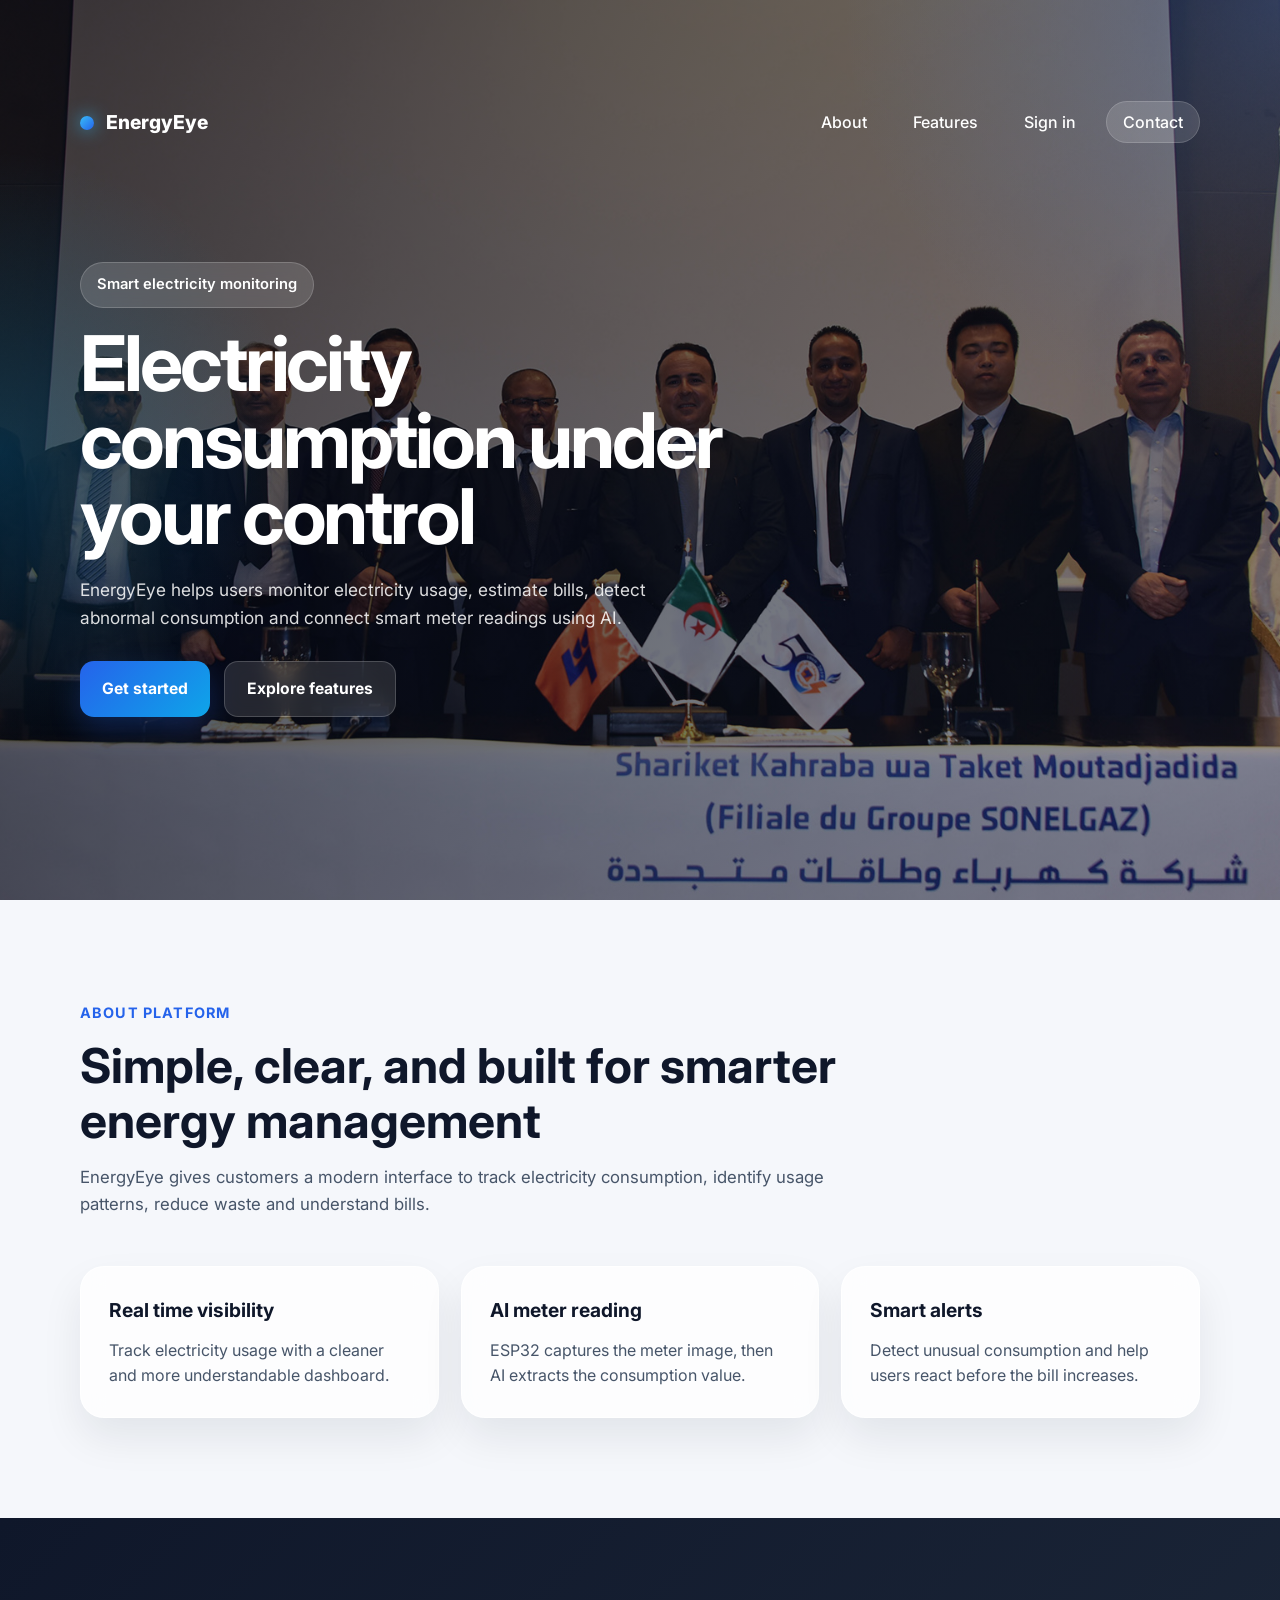
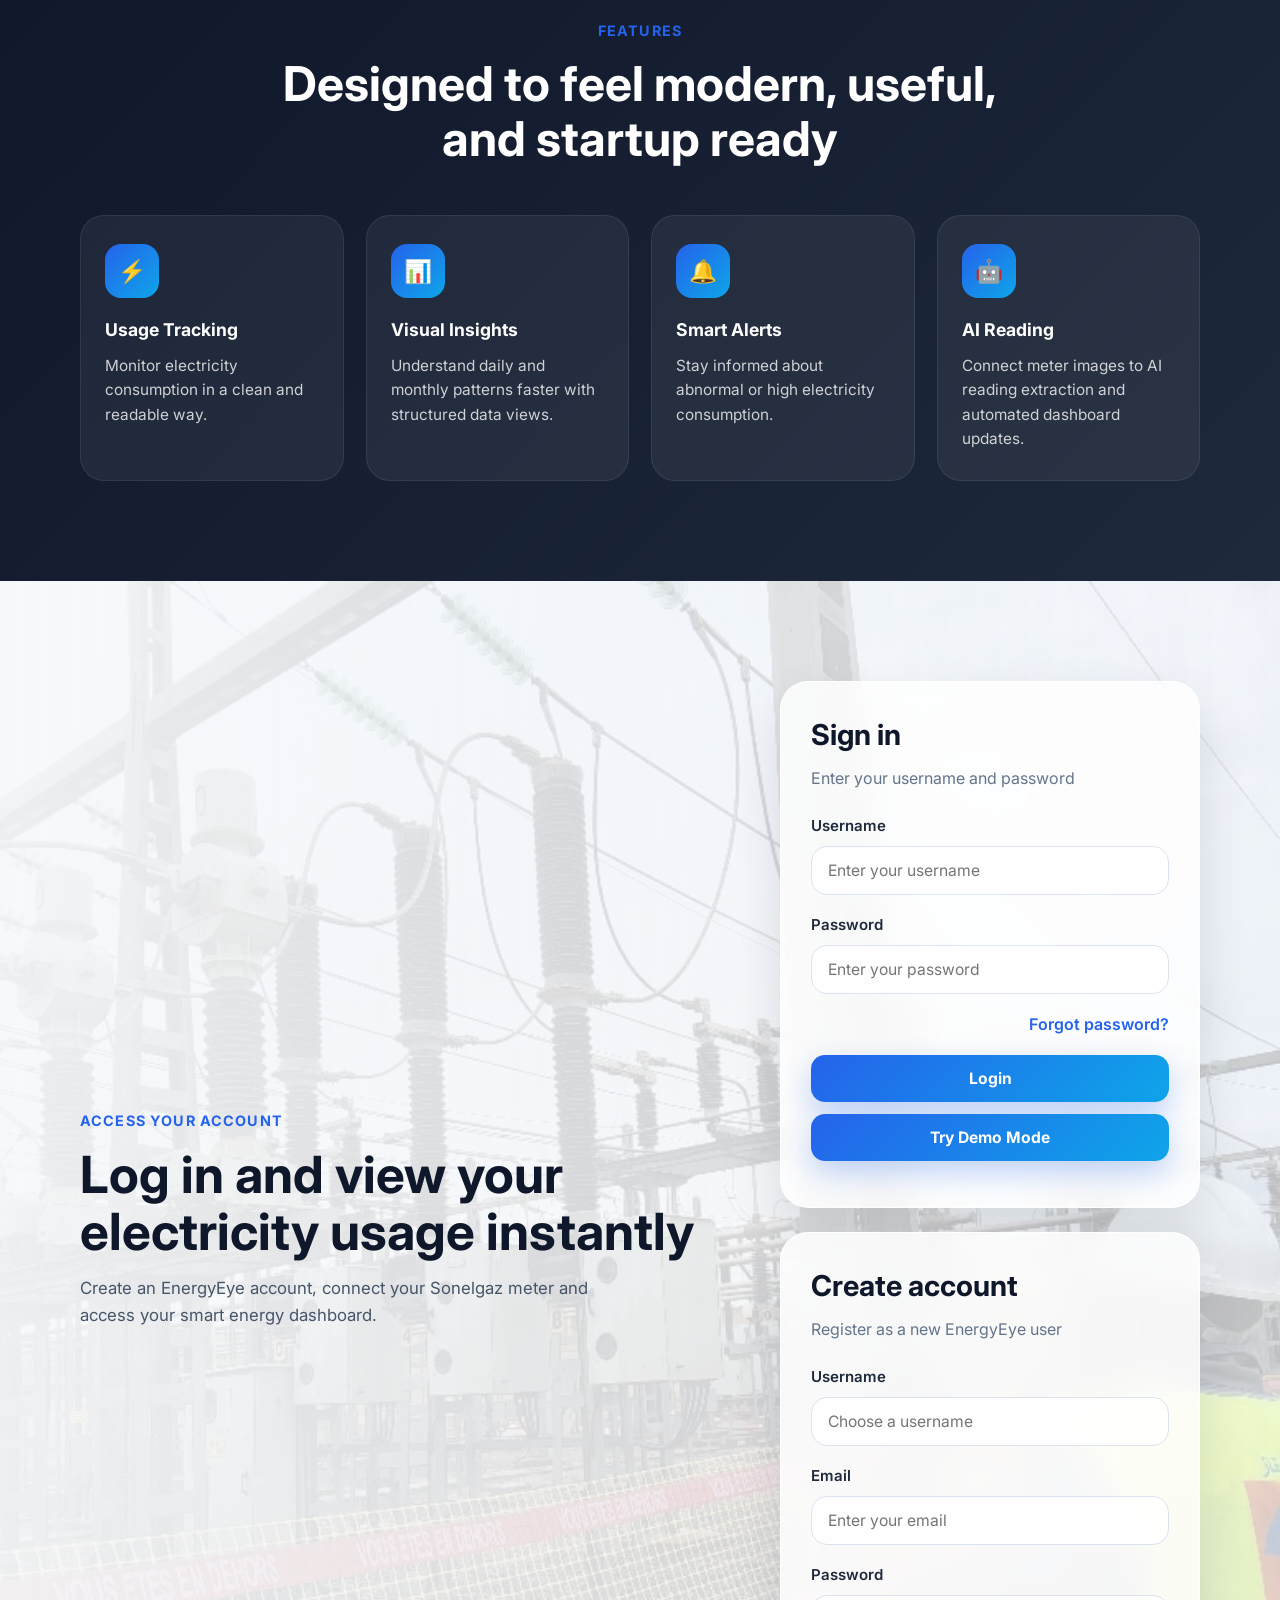
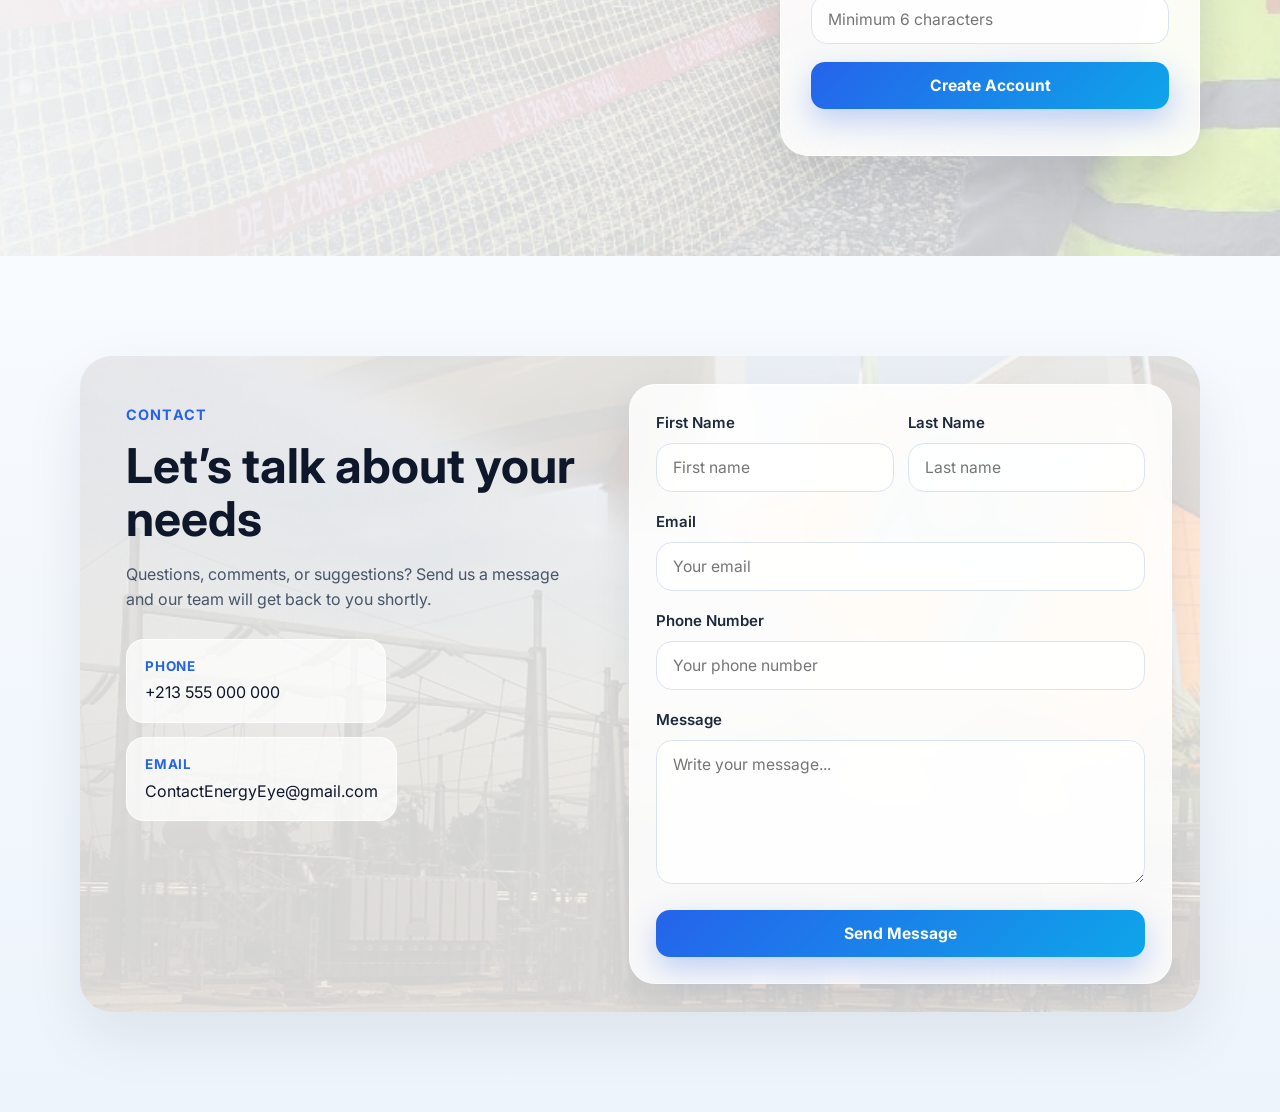
<file: index.html>
<!DOCTYPE html>
<html lang="en">
<head>
  <meta charset="UTF-8" />
  <meta name="viewport" content="width=device-width, initial-scale=1.0" />
  <title>EnergyEye</title>
  <link rel="preconnect" href="https://fonts.googleapis.com">
  <link rel="preconnect" href="https://fonts.gstatic.com" crossorigin>
  <link href="https://fonts.googleapis.com/css2?family=Inter:wght@400;500;600;700;800&display=swap" rel="stylesheet">
  <link rel="stylesheet" href="styles.css" />
</head>
<body>

<header class="hero" id="home">
  <div class="hero-overlay"></div>

  <div class="container">
    <nav class="navbar">
      <div class="logo">
        <span class="logo-mark"></span>
        <span>EnergyEye</span>
      </div>

      <ul class="nav-links">
        <li><a href="#about">About</a></li>
        <li><a href="#features">Features</a></li>
        <li><a href="#signin">Sign in</a></li>
        <li><a href="#contact" class="nav-btn">Contact</a></li>
      </ul>
    </nav>

    <div class="hero-content">
      <div class="hero-badge">Smart electricity monitoring</div>
      <h1>Electricity consumption under your control</h1>
      <p>
        EnergyEye helps users monitor electricity usage, estimate bills,
        detect abnormal consumption and connect smart meter readings using AI.
      </p>

      <div class="hero-actions">
        <a href="#signin" class="btn btn-primary">Get started</a>
        <a href="#features" class="btn btn-secondary">Explore features</a>
      </div>
    </div>
  </div>
</header>

<section id="about" class="section">
  <div class="container">
    <div class="section-heading">
      <span class="eyebrow">About platform</span>
      <h2>Simple, clear, and built for smarter energy management</h2>
      <p>
        EnergyEye gives customers a modern interface to track electricity
        consumption, identify usage patterns, reduce waste and understand bills.
      </p>
    </div>

    <div class="about-grid">
      <div class="about-card glass-card">
        <h3>Real time visibility</h3>
        <p>Track electricity usage with a cleaner and more understandable dashboard.</p>
      </div>

      <div class="about-card glass-card">
        <h3>AI meter reading</h3>
        <p>ESP32 captures the meter image, then AI extracts the consumption value.</p>
      </div>

      <div class="about-card glass-card">
        <h3>Smart alerts</h3>
        <p>Detect unusual consumption and help users react before the bill increases.</p>
      </div>
    </div>
  </div>
</section>

<section id="features" class="section section-dark">
  <div class="container">
    <div class="section-heading center light">
      <span class="eyebrow">Features</span>
      <h2>Designed to feel modern, useful, and startup ready</h2>
    </div>

    <div class="feature-grid">
      <div class="feature-card">
        <div class="feature-icon">⚡</div>
        <h3>Usage Tracking</h3>
        <p>Monitor electricity consumption in a clean and readable way.</p>
      </div>

      <div class="feature-card">
        <div class="feature-icon">📊</div>
        <h3>Visual Insights</h3>
        <p>Understand daily and monthly patterns faster with structured data views.</p>
      </div>

      <div class="feature-card">
        <div class="feature-icon">🔔</div>
        <h3>Smart Alerts</h3>
        <p>Stay informed about abnormal or high electricity consumption.</p>
      </div>

      <div class="feature-card">
        <div class="feature-icon">🤖</div>
        <h3>AI Reading</h3>
        <p>Connect meter images to AI reading extraction and automated dashboard updates.</p>
      </div>
    </div>
  </div>
</section>

<section id="signin" class="signin-section section">
  <div class="container signin-wrap">
    <div class="signin-info">
      <span class="eyebrow">Access your account</span>
      <h2>Log in and view your electricity usage instantly</h2>
      <p>
        Create an EnergyEye account, connect your Sonelgaz meter and access
        your smart energy dashboard.
      </p>
    </div>

    <div class="auth-column">
      <div class="signin-card">
        <h3>Sign in</h3>
        <p class="card-subtitle">Enter your username and password</p>

        <form id="loginForm">
          <div class="input-group">
            <label for="username">Username</label>
            <input type="text" id="username" placeholder="Enter your username" required />
          </div>

          <div class="input-group">
            <label for="password">Password</label>
            <input type="password" id="password" placeholder="Enter your password" required />
          </div>

          <div class="signin-row">
            <a href="#" onclick="forgotPassword()">Forgot password?</a>
          </div>

          <button type="submit" class="btn btn-primary full">Login</button>

          <button type="button" class="btn btn-primary full demo-btn" id="demoLoginBtn">
            Try Demo Mode
          </button>

          <p id="loginMessage" class="small-text error-text"></p>
        </form>
      </div>

      <div class="signin-card register-card">
        <h3>Create account</h3>
        <p class="card-subtitle">Register as a new EnergyEye user</p>

        <form id="registerForm">
          <div class="input-group">
            <label for="registerUsername">Username</label>
            <input type="text" id="registerUsername" placeholder="Choose a username" required />
          </div>

          <div class="input-group">
            <label for="registerEmail">Email</label>
            <input type="email" id="registerEmail" placeholder="Enter your email" required />
          </div>

          <div class="input-group">
            <label for="registerPassword">Password</label>
            <input type="password" id="registerPassword" placeholder="Minimum 6 characters" required />
          </div>

          <button type="submit" class="btn btn-primary full">Create Account</button>
          <p id="registerMessage" class="small-text"></p>
        </form>
      </div>
    </div>
  </div>
</section>

<section id="contact" class="section contact-section">
  <div class="container">
    <div class="contact-shell">
      <div class="contact-left">
        <span class="eyebrow">Contact</span>
        <h2>Let’s talk about your needs</h2>
        <p>Questions, comments, or suggestions? Send us a message and our team will get back to you shortly.</p>

        <div class="contact-list">
          <div class="contact-item">
            <span class="contact-label">Phone</span>
            <span>+213 555 000 000</span>
          </div>

          <div class="contact-item">
            <span class="contact-label">Email</span>
            <span>ContactEnergyEye@gmail.com</span>
          </div>
        </div>
      </div>

      <div class="contact-card">
        <form class="contact-form">
          <div class="two-cols">
            <div class="input-group">
              <label>First Name</label>
              <input type="text" placeholder="First name" />
            </div>

            <div class="input-group">
              <label>Last Name</label>
              <input type="text" placeholder="Last name" />
            </div>
          </div>

          <div class="input-group">
            <label>Email</label>
            <input type="email" placeholder="Your email" />
          </div>

          <div class="input-group">
            <label>Phone Number</label>
            <input type="text" placeholder="Your phone number" />
          </div>

          <div class="input-group">
            <label>Message</label>
            <textarea rows="6" placeholder="Write your message..."></textarea>
          </div>

          <button type="submit" class="btn btn-primary full">Send Message</button>
        </form>
      </div>
    </div>
  </div>
</section>

<script src="script.js"></script>
</body>
</html>
</file>
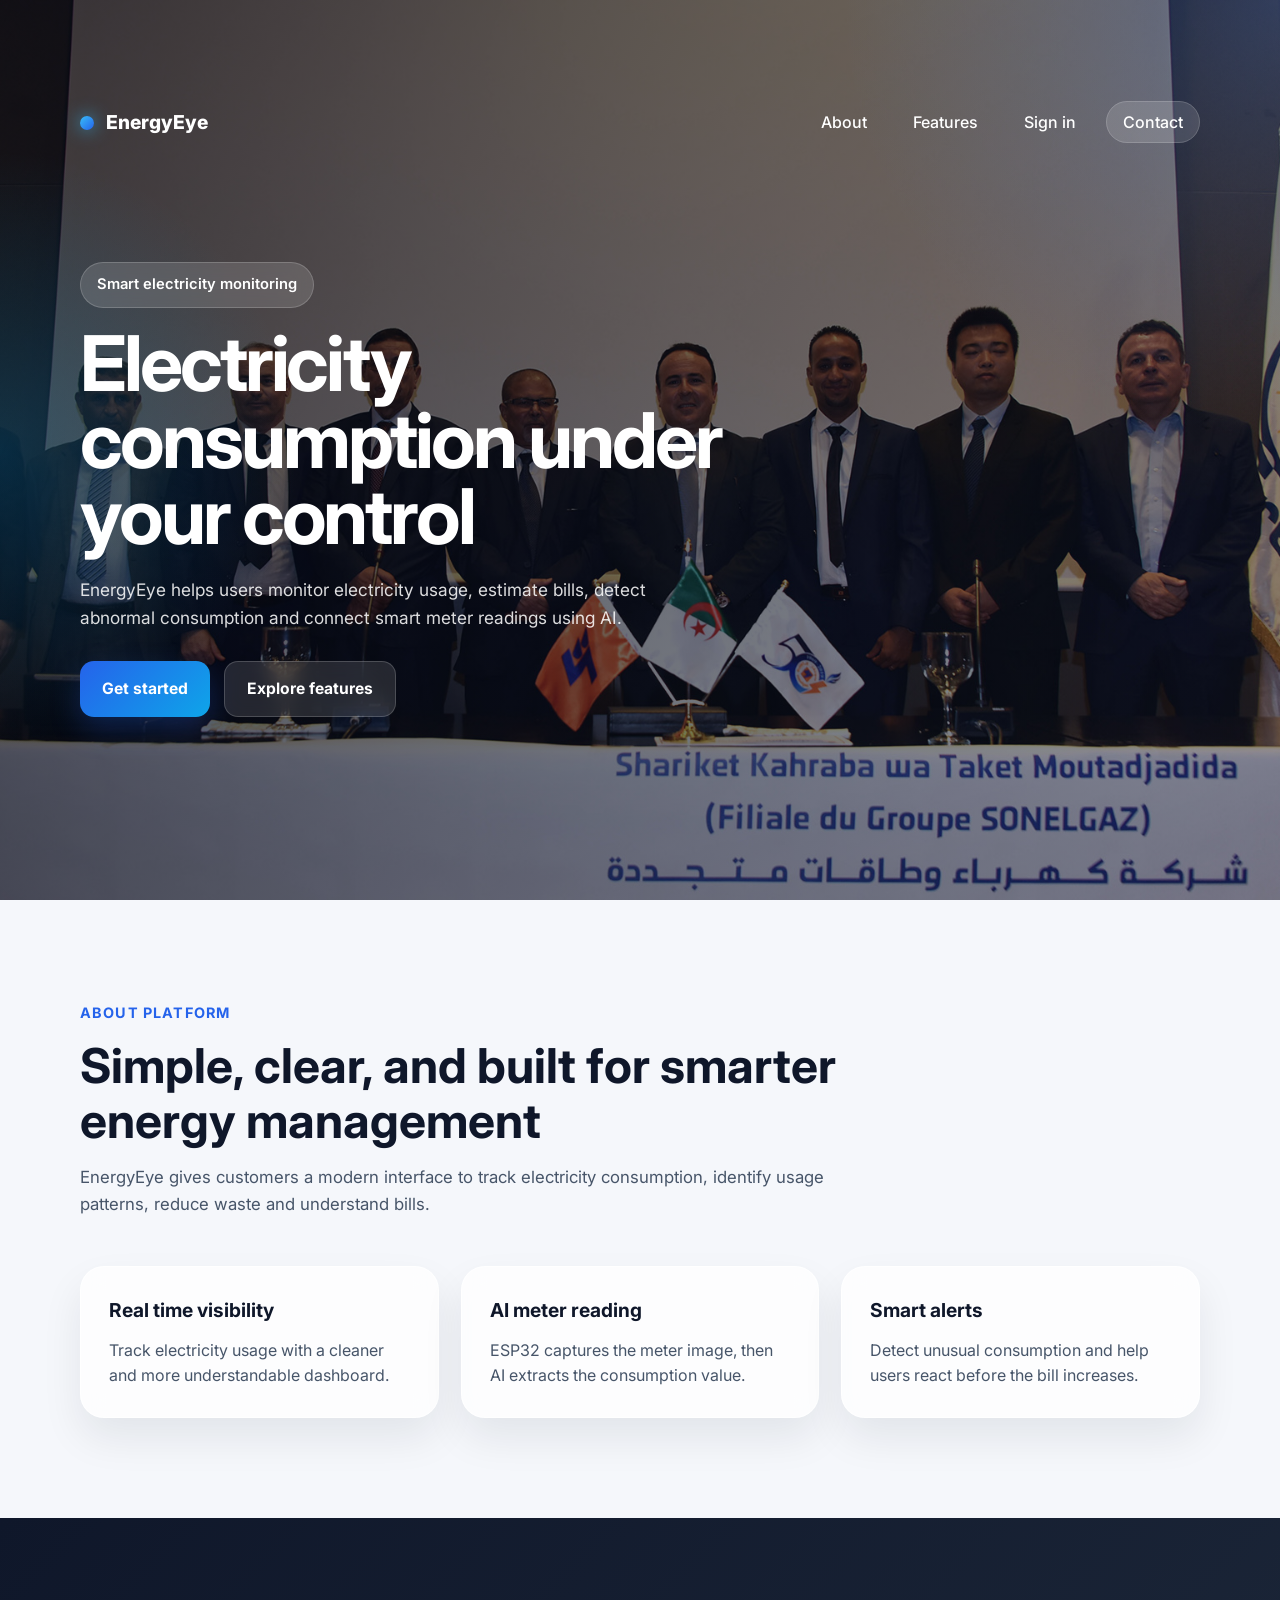
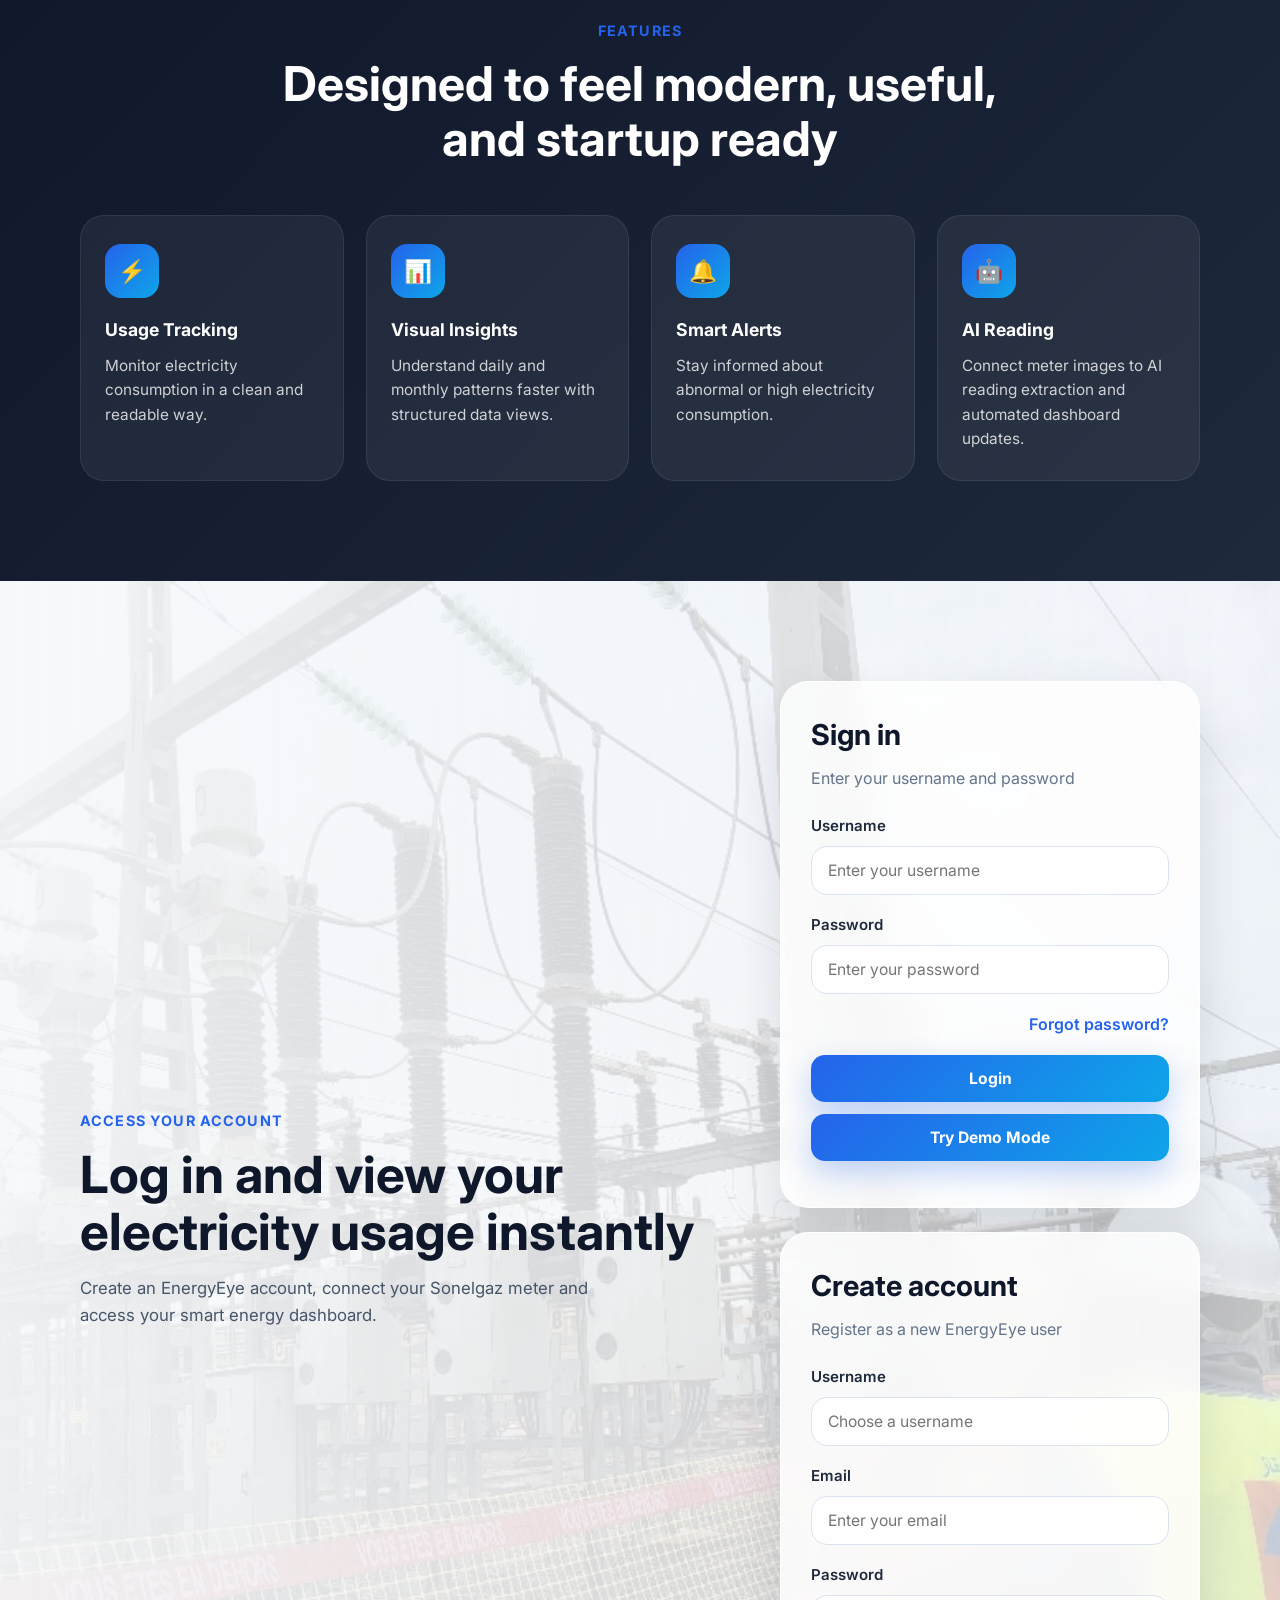
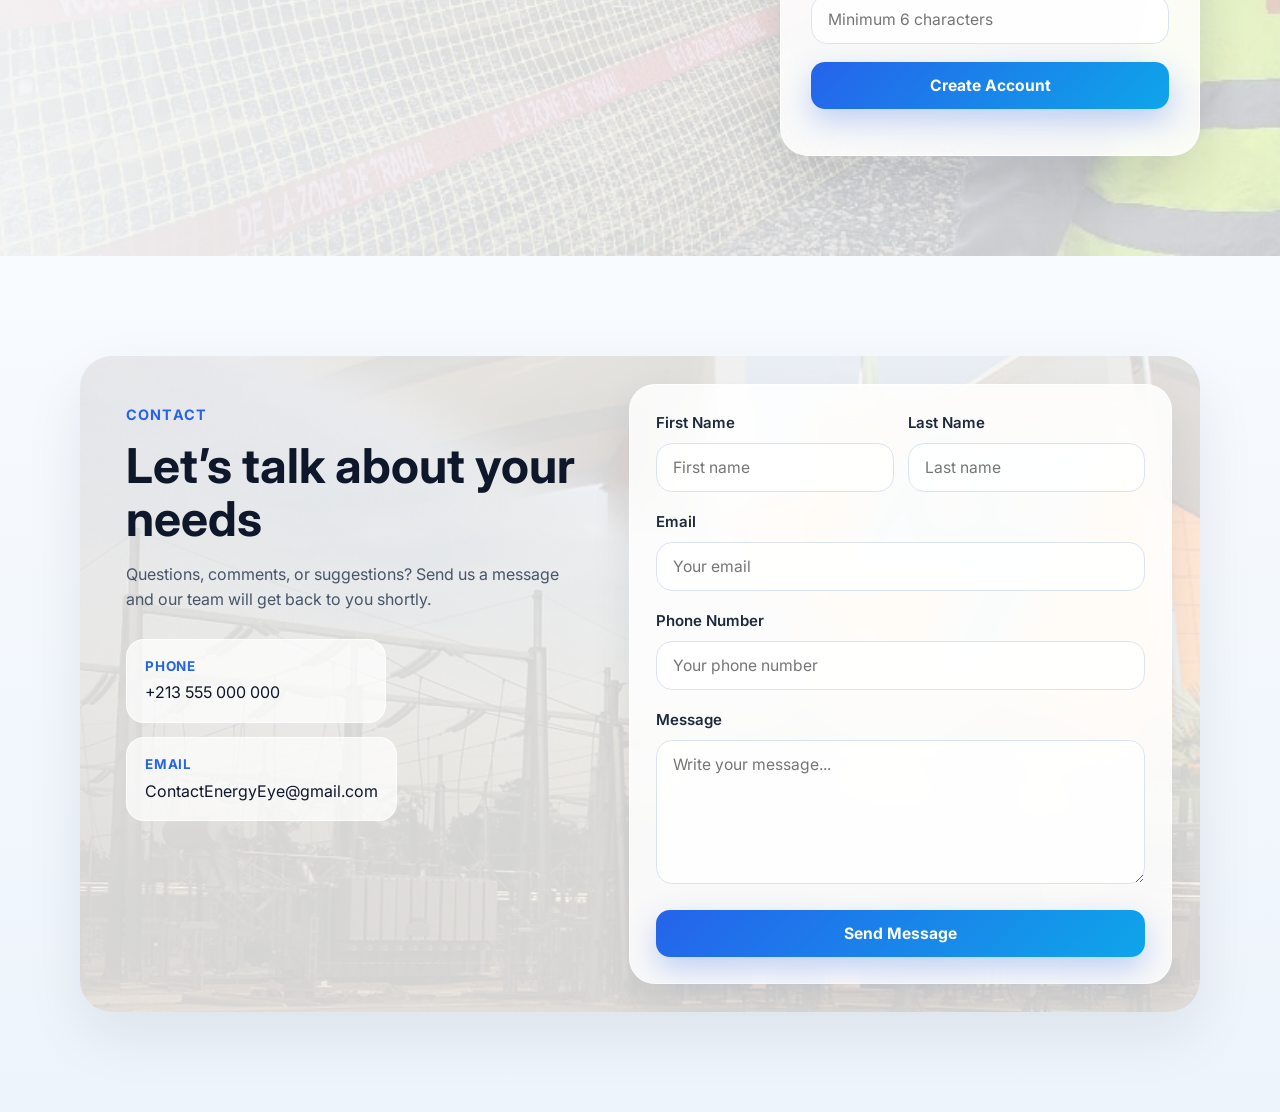
<file: dashboard.html>
<!DOCTYPE html>
<html lang="en">
<head>
  <meta charset="UTF-8" />
  <meta name="viewport" content="width=device-width, initial-scale=1.0" />
  <meta name="description" content="EnergyEye smart electricity dashboard" />
  <title>EnergyEye Dashboard</title>
  <link rel="preconnect" href="https://fonts.googleapis.com">
  <link rel="preconnect" href="https://fonts.gstatic.com" crossorigin>
  <link href="https://fonts.googleapis.com/css2?family=Inter:wght@400;500;600;700;800&display=swap" rel="stylesheet">
  <link rel="stylesheet" href="styles.css" />
</head>

<body class="dashboard-body">
  <div class="dashboard-layout">

    <aside class="sidebar">
      <div class="sidebar-brand">
        <div class="sidebar-logo">
          <span class="logo-mark"></span>
          <span>EnergyEye</span>
        </div>

        <div class="user-mini">
          <div class="avatar-circle" id="avatarLetter">U</div>
          <div class="user-mini-text">
            <small>Welcome</small>
            <strong id="sidebarUserName">User</strong>
          </div>
        </div>
      </div>

      <nav class="sidebar-nav">
        <a href="#" class="active">Dashboard</a>
        <a href="#historySection">History</a>
        <a href="#alertsSection">Alerts</a>
        <a href="#settingsSection">Settings</a>
      </nav>

      <button class="btn btn-primary full logout-btn" id="logoutBtn">Logout</button>
    </aside>

    <main class="dashboard-main">
      <div class="dashboard-topbar">
        <div>
          <p class="dashboard-label">Dashboard</p>
          <h1 id="welcomeName">Welcome</h1>
        </div>

        <div class="topbar-actions">
          <select id="meterSelect" class="meter-select">
            <option value="">Loading meters…</option>
          </select>
        </div>
      </div>

      <section class="dashboard-grid-top">
        <div class="main-card usage-card">
          <div class="card-head">
            <h3>Current Usage</h3>
            <span>Today</span>
          </div>
          <div class="usage-main">
            <div>
              <div class="usage-value" id="todayConsumption">18.5</div>
              <div class="usage-unit">kWh</div>
            </div>
            <div class="mini-stat-box">
              <span>This Month</span>
              <strong id="monthConsumptionTop">245.0 kWh</strong>
            </div>
          </div>
        </div>

        <div class="main-card average-card">
          <div class="card-head">
            <h3>Average Daily</h3>
            <span>Month</span>
          </div>
          <div class="average-value" id="averageDaily">8.2 kWh</div>
        </div>

        <div class="main-card bill-card">
          <div class="card-head">
            <h3>Estimated Bill</h3>
            <span>Month</span>
          </div>
          <div class="bill-value" id="estimatedBill">1225.00 DZD</div>
        </div>

        <div class="main-card alert-summary-card">
          <div class="card-head">
            <h3>Alert</h3>
            <span>Status</span>
          </div>
          <div class="alert-summary" id="statusText">AI data connected</div>
        </div>
      </section>

      <section class="dashboard-content-grid">
        <div class="panel">
          <div class="panel-header">
            <h3>AI Meter Reading</h3>
            <span id="aiLastUpdate">Updating...</span>
          </div>

          <div class="settings-list">
            <div class="setting-row">
              <span>Latest Reading</span>
              <strong id="aiReading">13944 kWh</strong>
            </div>
            <div class="setting-row">
              <span>Confidence</span>
              <strong id="aiConfidence">96%</strong>
            </div>
            <div class="setting-row">
              <span>Status</span>
              <strong id="aiStatusText">AI reading verified</strong>
            </div>
          </div>
        </div>

        <div class="panel">
          <div class="panel-header">
            <h3>Prediction</h3>
            <span>End of month</span>
          </div>

          <div class="settings-list">
            <div class="setting-row">
              <span>Predicted Usage</span>
              <strong id="predictedMonth">310.0 kWh</strong>
            </div>
            <div class="setting-row">
              <span>Predicted Bill</span>
              <strong id="predictedBill">1550.00 DZD</strong>
            </div>
          </div>
        </div>
      </section>

      <section class="dashboard-content-grid" id="historySection">
        <div class="panel history-panel">
          <div class="panel-header">
            <h3>Consumption History</h3>
            <span>Last 7 days</span>
          </div>
          <div class="bars" id="weeklyBars"></div>
        </div>

        <div class="panel history-table-panel">
          <div class="panel-header">
            <h3>Recent Readings</h3>
            <span>Latest meter values</span>
          </div>
          <div class="table-wrap">
            <table class="history-table">
              <thead>
                <tr>
                  <th>Date</th>
                  <th>Meter Reading</th>
                  <th>Meter ID</th>
                </tr>
              </thead>
              <tbody id="readingsTableBody">
                <tr>
                  <td>2026-04-24</td>
                  <td>13944 kWh</td>
                  <td>demo-meter</td>
                </tr>
              </tbody>
            </table>
          </div>
        </div>
      </section>

      <section class="dashboard-content-grid" id="alertsSection">
        <div class="panel alerts-panel">
          <div class="panel-header">
            <h3>Alerts</h3>
            <span>Recent notifications</span>
          </div>
          <div class="alerts-list" id="alertsList">
            <p class="empty-state">No alerts found.</p>
          </div>
        </div>

        <div class="panel settings-panel" id="settingsSection">
          <div class="panel-header">
            <h3>Meter Settings</h3>
            <span>Current selection</span>
          </div>

          <div class="settings-list">
            <div class="setting-row">
              <span>Meter ID</span>
              <strong id="meterIdText">demo-meter</strong>
            </div>
            <div class="setting-row">
              <span>Meter Number</span>
              <strong id="meterNumberText">SONELGAZ-MTR-001</strong>
            </div>
            <div class="setting-row">
              <span>Location</span>
              <strong id="meterLocationText">Algiers</strong>
            </div>
            <div class="setting-row">
              <span>This Week</span>
              <strong id="weekConsumption">102.3 kWh</strong>
            </div>
            <div class="setting-row">
              <span>Status</span>
              <strong id="statusTextSecondary">AI data connected</strong>
            </div>
          </div>
        </div>
      </section>
    </main>

  </div>

  <script src="script.js"></script>
</body>
</html>
</file>
<file: styles.css>
* {
  margin: 0;
  padding: 0;
  box-sizing: border-box;
}

html {
  scroll-behavior: smooth;
}

body {
  font-family: "Inter", sans-serif;
  background: #f5f7fb;
  color: #0f172a;
  line-height: 1.6;
}

a {
  text-decoration: none;
}

img {
  max-width: 100%;
  display: block;
}

.container {
  width: min(1120px, 92%);
  margin: 0 auto;
}

.section {
  padding: 100px 0;
}

.section-heading {
  max-width: 760px;
  margin-bottom: 48px;
}

.section-heading.center {
  margin-left: auto;
  margin-right: auto;
  text-align: center;
}

.section-heading h2 {
  font-size: clamp(2rem, 4vw, 3rem);
  line-height: 1.15;
  margin-bottom: 16px;
}

.section-heading p {
  font-size: 1.05rem;
  color: #475569;
}

.section-heading.light h2,
.section-heading.light p {
  color: #fff;
}

.eyebrow {
  display: inline-block;
  margin-bottom: 14px;
  font-size: 0.9rem;
  font-weight: 700;
  letter-spacing: 0.08em;
  text-transform: uppercase;
  color: #2563eb;
}

.hero {
  position: relative;
  min-height: 100vh;
  background:
    linear-gradient(120deg, rgba(3, 7, 18, 0.76), rgba(15, 23, 42, 0.45)),
    url("sonalgaz/hero.jpg") center/cover no-repeat;
  display: flex;
  align-items: center;
  overflow: hidden;
}

.hero-overlay {
  position: absolute;
  inset: 0;
  background:
    radial-gradient(circle at top right, rgba(59, 130, 246, 0.28), transparent 28%),
    radial-gradient(circle at left center, rgba(14, 165, 233, 0.22), transparent 22%);
  pointer-events: none;
}

.navbar {
  position: relative;
  z-index: 2;
  display: flex;
  align-items: center;
  justify-content: space-between;
  padding: 24px 0;
  margin-bottom: 80px;
}

.logo {
  display: flex;
  align-items: center;
  gap: 12px;
  color: #fff;
  font-size: 1.2rem;
  font-weight: 800;
}

.logo-mark {
  width: 14px;
  height: 14px;
  border-radius: 50%;
  background: linear-gradient(135deg, #38bdf8, #2563eb);
  box-shadow: 0 0 18px rgba(56, 189, 248, 0.8);
}

.nav-links {
  list-style: none;
  display: flex;
  align-items: center;
  gap: 14px;
}

.nav-links a {
  color: #fff;
  font-weight: 500;
  padding: 10px 16px;
  border-radius: 999px;
  transition: 0.25s ease;
}

.nav-links a:hover {
  background: rgba(255, 255, 255, 0.12);
}

.nav-links .nav-btn {
  background: rgba(255, 255, 255, 0.14);
  border: 1px solid rgba(255, 255, 255, 0.16);
  backdrop-filter: blur(8px);
}

.hero-content {
  position: relative;
  z-index: 2;
  max-width: 720px;
  padding: 20px 0 100px;
  color: #fff;
}

.hero-badge {
  display: inline-block;
  margin-bottom: 18px;
  padding: 10px 16px;
  border-radius: 999px;
  font-size: 0.92rem;
  font-weight: 600;
  color: #fff;
  background: rgba(255, 255, 255, 0.14);
  border: 1px solid rgba(255, 255, 255, 0.18);
  backdrop-filter: blur(10px);
}

.hero-content h1 {
  font-size: clamp(2.7rem, 6vw, 5rem);
  line-height: 1;
  margin-bottom: 20px;
  letter-spacing: -0.04em;
}

.hero-content p {
  max-width: 620px;
  font-size: 1.08rem;
  color: rgba(255, 255, 255, 0.86);
  margin-bottom: 30px;
}

.hero-actions {
  display: flex;
  flex-wrap: wrap;
  gap: 14px;
}

.btn {
  display: inline-flex;
  align-items: center;
  justify-content: center;
  border: none;
  border-radius: 14px;
  padding: 14px 22px;
  font-family: inherit;
  font-size: 0.98rem;
  font-weight: 700;
  cursor: pointer;
  transition: transform 0.2s ease, box-shadow 0.25s ease, background 0.25s ease;
}

.btn:hover {
  transform: translateY(-2px);
}

.btn-primary {
  color: #fff;
  background: linear-gradient(135deg, #2563eb, #0ea5e9);
  box-shadow: 0 12px 30px rgba(37, 99, 235, 0.28);
}

.btn-secondary {
  color: #fff;
  background: rgba(255, 255, 255, 0.12);
  border: 1px solid rgba(255, 255, 255, 0.18);
  backdrop-filter: blur(10px);
}

.btn.full {
  width: 100%;
}

.about-grid {
  display: grid;
  grid-template-columns: repeat(3, 1fr);
  gap: 22px;
}

.glass-card {
  background: rgba(255, 255, 255, 0.74);
  border: 1px solid rgba(255, 255, 255, 0.75);
  backdrop-filter: blur(12px);
  box-shadow: 0 20px 40px rgba(15, 23, 42, 0.08);
}

.about-card {
  padding: 28px;
  border-radius: 24px;
}

.about-card h3 {
  font-size: 1.2rem;
  margin-bottom: 12px;
}

.about-card p {
  color: #475569;
}

.section-dark {
  background: linear-gradient(135deg, #0f172a, #1e293b);
}

.feature-grid {
  display: grid;
  grid-template-columns: repeat(4, 1fr);
  gap: 22px;
}

.feature-card {
  background: rgba(255, 255, 255, 0.06);
  border: 1px solid rgba(255, 255, 255, 0.08);
  border-radius: 24px;
  padding: 28px 24px;
  color: #fff;
  transition: 0.25s ease;
}

.feature-card:hover {
  transform: translateY(-4px);
  background: rgba(255, 255, 255, 0.09);
}

.feature-icon {
  width: 54px;
  height: 54px;
  border-radius: 16px;
  display: grid;
  place-items: center;
  margin-bottom: 18px;
  background: linear-gradient(135deg, #2563eb, #0ea5e9);
  font-size: 1.4rem;
}

.feature-card h3 {
  margin-bottom: 10px;
  font-size: 1.1rem;
}

.feature-card p {
  color: rgba(255, 255, 255, 0.78);
  font-size: 0.96rem;
}

.signin-section {
  background:
    linear-gradient(90deg, rgba(248, 250, 252, 0.95), rgba(248, 250, 252, 0.76)),
    url("sonalgaz/signin-bg.jpg") center/cover no-repeat;
}

.signin-wrap {
  display: grid;
  grid-template-columns: 1fr 420px;
  gap: 46px;
  align-items: center;
}

.signin-info h2 {
  font-size: clamp(2rem, 4vw, 3.2rem);
  line-height: 1.1;
  margin-bottom: 16px;
}

.signin-info p {
  max-width: 560px;
  color: #475569;
  font-size: 1.05rem;
}

.signin-card {
  background: rgba(255, 255, 255, 0.82);
  border: 1px solid rgba(255, 255, 255, 0.78);
  backdrop-filter: blur(16px);
  border-radius: 28px;
  padding: 30px;
  box-shadow: 0 24px 50px rgba(15, 23, 42, 0.12);
}

.signin-card h3 {
  font-size: 1.8rem;
  margin-bottom: 8px;
}

.card-subtitle {
  margin-bottom: 22px;
  color: #64748b;
}

.input-group {
  margin-bottom: 18px;
}

.input-group label {
  display: block;
  margin-bottom: 8px;
  font-size: 0.94rem;
  font-weight: 600;
  color: #1e293b;
}

.input-group input,
.input-group textarea,
.meter-select {
  width: 100%;
  border: 1px solid #dbe3ef;
  background: rgba(255, 255, 255, 0.82);
  padding: 14px 16px;
  border-radius: 16px;
  font-size: 0.98rem;
  outline: none;
  transition: border-color 0.2s ease, box-shadow 0.2s ease;
  font-family: inherit;
}

.input-group input:focus,
.input-group textarea:focus,
.meter-select:focus {
  border-color: #60a5fa;
  box-shadow: 0 0 0 4px rgba(96, 165, 250, 0.15);
}

.signin-row {
  display: flex;
  justify-content: flex-end;
  margin-bottom: 18px;
}

.signin-row a,
.small-text a {
  color: #2563eb;
  font-weight: 600;
}

.small-text {
  margin-top: 16px;
  text-align: center;
  color: #64748b;
  font-size: 0.94rem;
}

.error-text {
  color: #dc2626;
}

.success-text {
  color: #16a34a;
}

.contact-section {
  background: linear-gradient(180deg, #f8fbff, #edf4fb);
}

.contact-shell {
  display: grid;
  grid-template-columns: 1fr 1.1fr;
  gap: 28px;
  padding: 28px;
  border-radius: 32px;
  background:
    linear-gradient(rgba(255, 255, 255, 0.82), rgba(255, 255, 255, 0.82)),
    url("sonalgaz/contact-bg.jpg") center/cover no-repeat;
  box-shadow: 0 24px 60px rgba(15, 23, 42, 0.08);
  overflow: hidden;
}

.contact-left {
  padding: 18px;
}

.contact-left h2 {
  font-size: clamp(2rem, 4vw, 3rem);
  line-height: 1.1;
  margin-bottom: 16px;
}

.contact-left p {
  color: #475569;
  max-width: 460px;
  margin-bottom: 26px;
}

.contact-list {
  display: grid;
  gap: 14px;
}

.contact-item {
  display: flex;
  flex-direction: column;
  gap: 3px;
  padding: 16px 18px;
  background: rgba(255, 255, 255, 0.72);
  border-radius: 18px;
  border: 1px solid rgba(255, 255, 255, 0.8);
  width: fit-content;
  min-width: 260px;
}

.contact-label {
  font-size: 0.84rem;
  font-weight: 700;
  text-transform: uppercase;
  letter-spacing: 0.06em;
  color: #2563eb;
}

.contact-card {
  background: rgba(255, 255, 255, 0.84);
  border: 1px solid rgba(255, 255, 255, 0.78);
  backdrop-filter: blur(16px);
  border-radius: 26px;
  padding: 26px;
  box-shadow: 0 18px 40px rgba(15, 23, 42, 0.08);
}

.two-cols {
  display: grid;
  grid-template-columns: 1fr 1fr;
  gap: 14px;
}

/* DASHBOARD */
.dashboard-body {
  background: #eef4fb;
}

.dashboard-layout {
  min-height: 100vh;
  display: grid;
  grid-template-columns: 250px 1fr;
}

.sidebar {
  background: linear-gradient(180deg, #0c4a9a, #0a74d8);
  color: white;
  padding: 18px 14px;
  display: flex;
  flex-direction: column;
  gap: 24px;
  box-shadow: 6px 0 20px rgba(0, 0, 0, 0.08);
}

.sidebar-brand {
  display: grid;
  gap: 18px;
}

.sidebar-logo {
  display: flex;
  align-items: center;
  gap: 10px;
  font-size: 1.15rem;
  font-weight: 800;
}

.user-mini {
  display: flex;
  align-items: center;
  gap: 10px;
  background: rgba(255,255,255,0.14);
  padding: 10px 12px;
  border-radius: 14px;
}

.avatar-circle {
  width: 36px;
  height: 36px;
  border-radius: 50%;
  background: white;
  color: #0a74d8;
  display: grid;
  place-items: center;
  font-weight: 800;
}

.user-mini-text {
  display: flex;
  flex-direction: column;
  line-height: 1.2;
}

.user-mini-text small {
  opacity: 0.8;
}

.sidebar-nav {
  display: flex;
  flex-direction: column;
  gap: 8px;
}

.sidebar-nav a {
  color: rgba(255,255,255,0.92);
  padding: 12px 14px;
  border-radius: 12px;
  font-weight: 600;
  transition: 0.2s ease;
}

.sidebar-nav a.active,
.sidebar-nav a:hover {
  background: rgba(255,255,255,0.16);
}

.logout-btn {
  margin-top: auto;
  background: white;
  color: #0a74d8;
  box-shadow: none;
}

.dashboard-main {
  padding: 22px;
}

.dashboard-topbar {
  display: flex;
  justify-content: space-between;
  align-items: center;
  gap: 16px;
  margin-bottom: 18px;
}

.dashboard-label {
  color: #64748b;
  font-size: 0.92rem;
  margin-bottom: 4px;
}

.dashboard-topbar h1 {
  font-size: 1.8rem;
}

.topbar-actions {
  min-width: 300px;
}

.dashboard-grid-top {
  display: grid;
  grid-template-columns: 1.3fr 0.9fr 0.9fr 1fr;
  gap: 16px;
  margin-bottom: 18px;
}

.main-card,
.panel {
  background: white;
  border-radius: 18px;
  box-shadow: 0 10px 24px rgba(15, 23, 42, 0.06);
  padding: 18px;
}

.card-head,
.panel-header {
  display: flex;
  justify-content: space-between;
  align-items: center;
  gap: 10px;
  margin-bottom: 14px;
}

.card-head h3,
.panel-header h3 {
  font-size: 1rem;
}

.card-head span,
.panel-header span {
  color: #64748b;
  font-size: 0.85rem;
}

.usage-main {
  display: flex;
  justify-content: space-between;
  align-items: center;
  gap: 12px;
}

.usage-value {
  font-size: 3rem;
  font-weight: 800;
  line-height: 1;
  color: #0f172a;
}

.usage-unit {
  color: #64748b;
  font-weight: 600;
  margin-top: 4px;
}

.mini-stat-box {
  background: linear-gradient(135deg, #eff6ff, #dbeafe);
  padding: 14px;
  border-radius: 14px;
  min-width: 120px;
}

.mini-stat-box span {
  display: block;
  color: #64748b;
  font-size: 0.82rem;
  margin-bottom: 4px;
}

.mini-stat-box strong {
  color: #0a74d8;
}

.average-value,
.bill-value,
.alert-summary {
  font-size: 1.5rem;
  font-weight: 800;
  color: #0a74d8;
}

.dashboard-content-grid {
  display: grid;
  grid-template-columns: 1.1fr 0.9fr;
  gap: 16px;
  margin-bottom: 18px;
}

.bars {
  min-height: 230px;
  display: flex;
  align-items: flex-end;
  gap: 10px;
  overflow-x: auto;
  padding-top: 12px;
}

.bar-item {
  min-width: 62px;
  flex: 1;
  text-align: center;
}

.bar-value {
  display: block;
  font-size: 0.74rem;
  color: #475569;
  margin-bottom: 8px;
}

.bar {
  width: 100%;
  min-height: 10px;
  border-radius: 12px 12px 4px 4px;
  background: linear-gradient(180deg, #60a5fa, #2563eb);
}

.bar-item p {
  font-size: 0.72rem;
  color: #64748b;
  margin-top: 8px;
}

.table-wrap {
  overflow-x: auto;
}

.history-table {
  width: 100%;
  border-collapse: collapse;
}

.history-table th,
.history-table td {
  text-align: left;
  padding: 10px 8px;
  border-bottom: 1px solid #e5e7eb;
  font-size: 0.9rem;
}

.history-table th {
  color: #64748b;
  font-weight: 700;
  background: #f8fafc;
}

.alerts-list {
  display: grid;
  gap: 12px;
}

.alert-card {
  padding: 14px;
  border-radius: 14px;
  background: #f8fafc;
  border: 1px solid #e2e8f0;
}

.alert-card-top {
  display: flex;
  justify-content: space-between;
  gap: 10px;
  margin-bottom: 8px;
}

.alert-card-top span {
  font-size: 0.8rem;
  font-weight: 700;
  color: #0a74d8;
}

.alert-card p {
  color: #475569;
  font-size: 0.92rem;
}

.settings-list {
  display: grid;
  gap: 12px;
}

.setting-row {
  display: flex;
  justify-content: space-between;
  align-items: center;
  gap: 10px;
  padding: 12px 14px;
  border-radius: 12px;
  background: #f8fafc;
  border: 1px solid #e2e8f0;
}

.setting-row span {
  color: #64748b;
}

.empty-state {
  color: #64748b;
  font-size: 0.95rem;
}

@media (max-width: 1200px) {
  .dashboard-grid-top {
    grid-template-columns: repeat(2, 1fr);
  }

  .dashboard-content-grid,
  .about-grid,
  .feature-grid,
  .signin-wrap,
  .contact-shell,
  .two-cols {
    grid-template-columns: 1fr;
  }
}

@media (max-width: 900px) {
  .navbar {
    flex-direction: column;
    gap: 18px;
  }

  .nav-links {
    flex-wrap: wrap;
    justify-content: center;
  }

  .dashboard-layout {
    grid-template-columns: 1fr;
  }

  .dashboard-topbar {
    flex-direction: column;
    align-items: flex-start;
  }

  .topbar-actions {
    width: 100%;
    min-width: 0;
  }

  .dashboard-grid-top {
    grid-template-columns: 1fr;
  }
}

@media (max-width: 640px) {
  .section {
    padding: 72px 0;
  }

  .hero-content h1 {
    font-size: 2.6rem;
  }

  .hero-actions {
    flex-direction: column;
  }

  .btn {
    width: 100%;
  }

  .signin-card,
  .contact-card,
  .contact-shell {
    border-radius: 22px;
  }

  .contact-item {
    min-width: unset;
    width: 100%;
  }

  .usage-value {
    font-size: 2.2rem;
  }
}
.register-card {
  margin-top: 24px;
}

.demo-btn {
  margin-top: 12px;
}

.success-text {
  color: #16a34a;
}

.ai-status strong {
  display: block;
  font-size: 2rem;
  color: #0a74d8;
}

.prediction-card .small-text {
  text-align: left;
}
</file>
